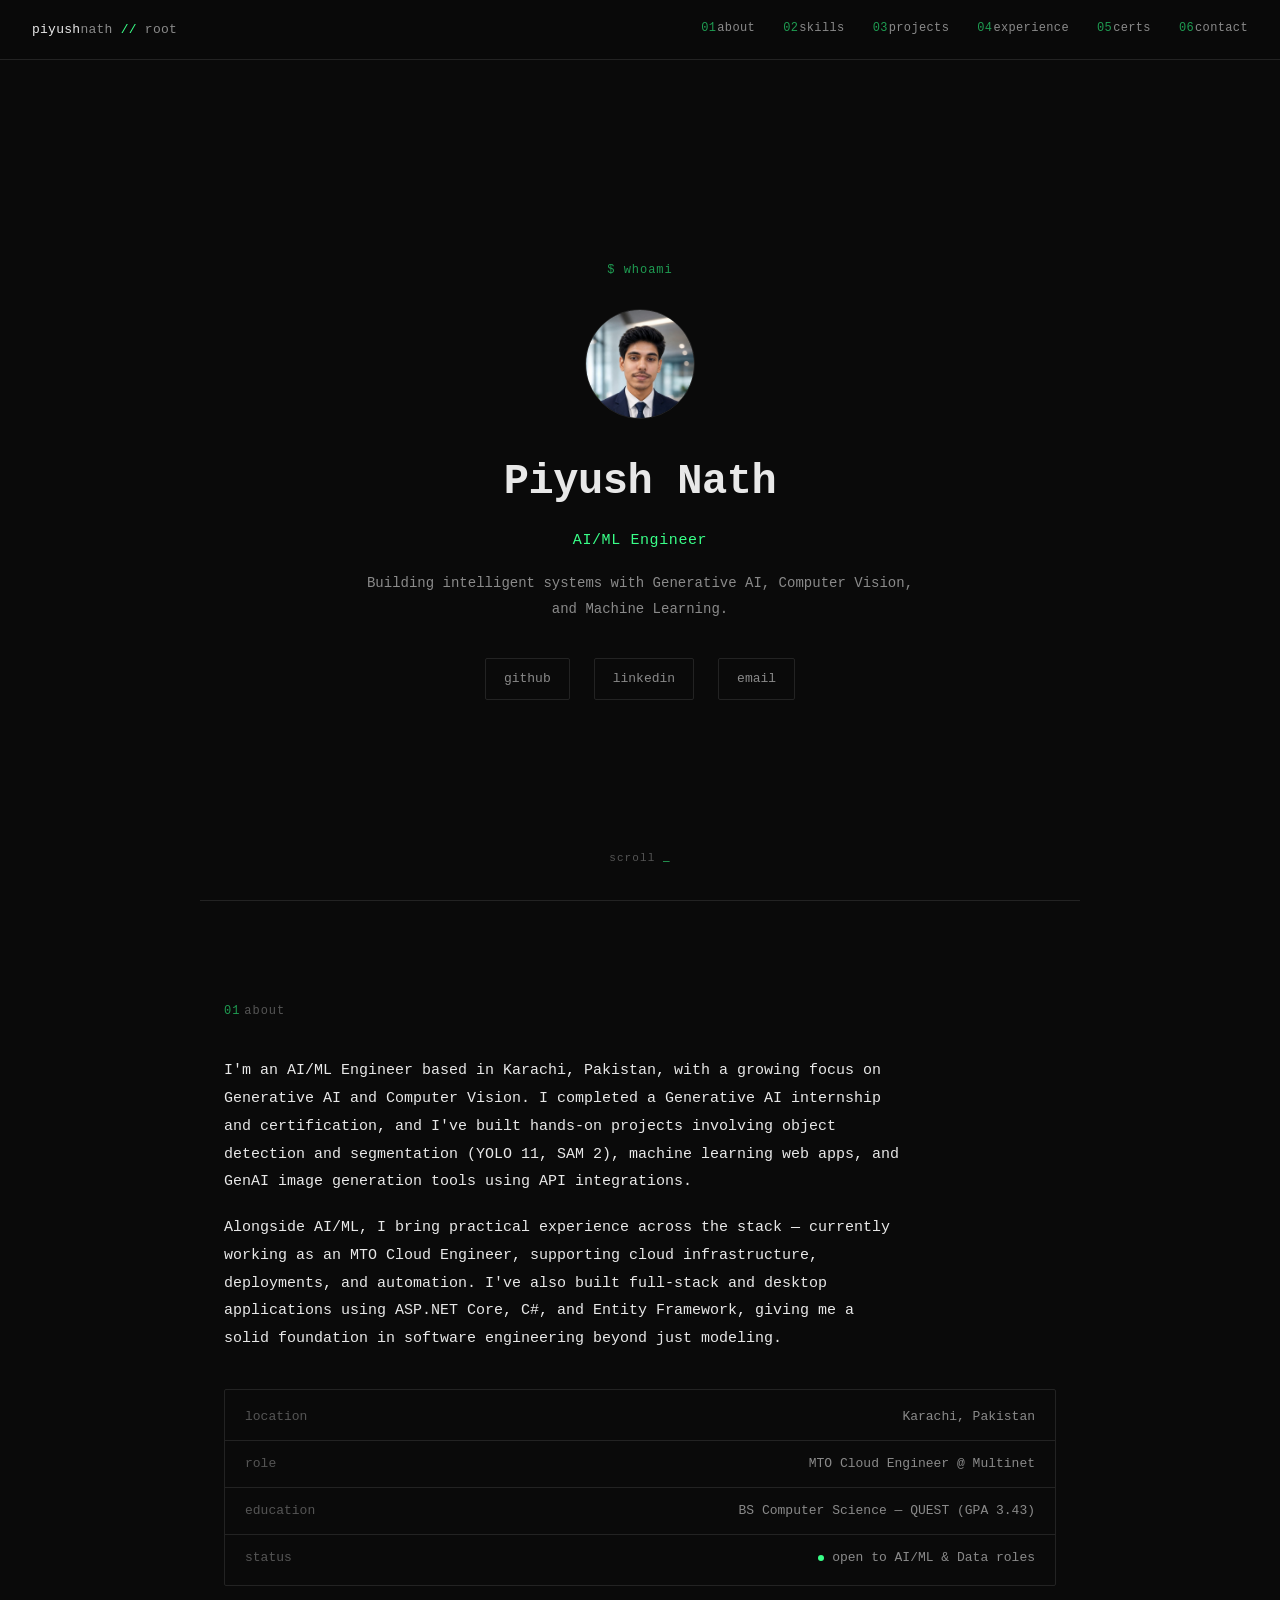
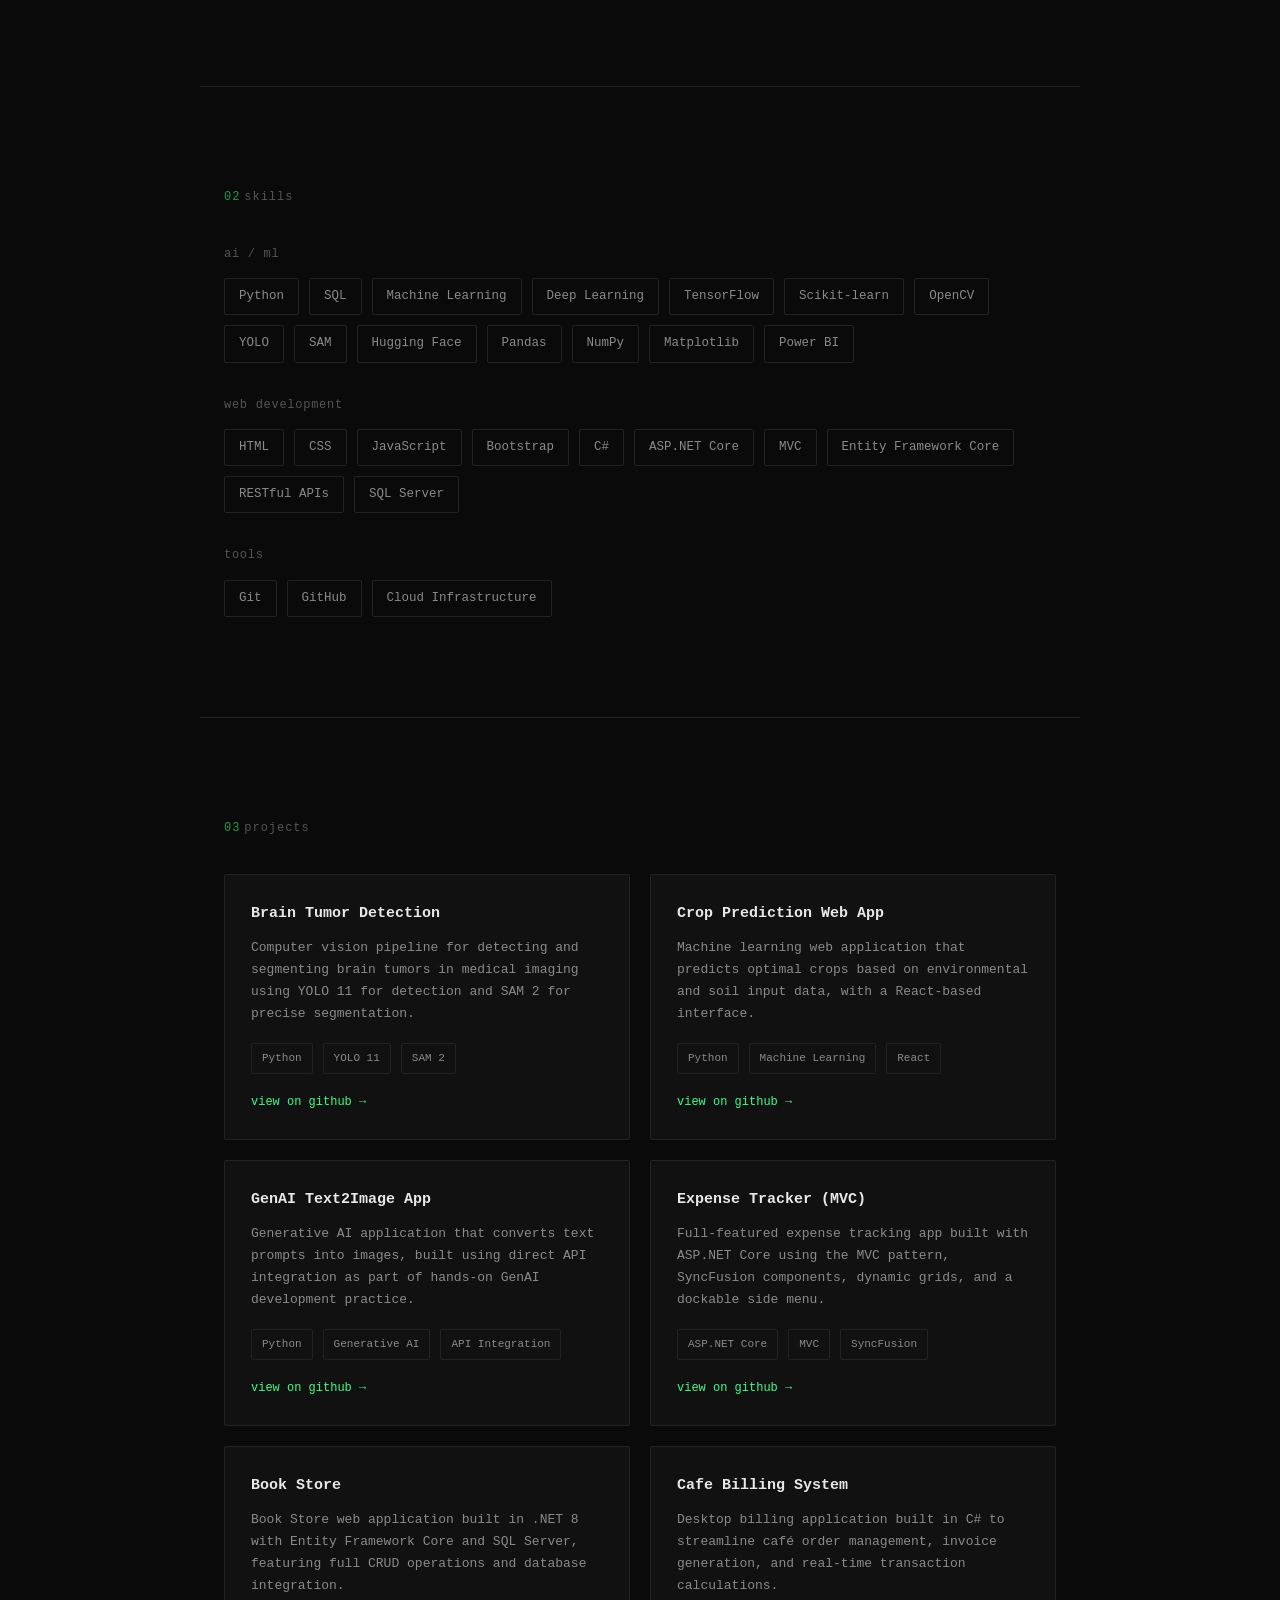
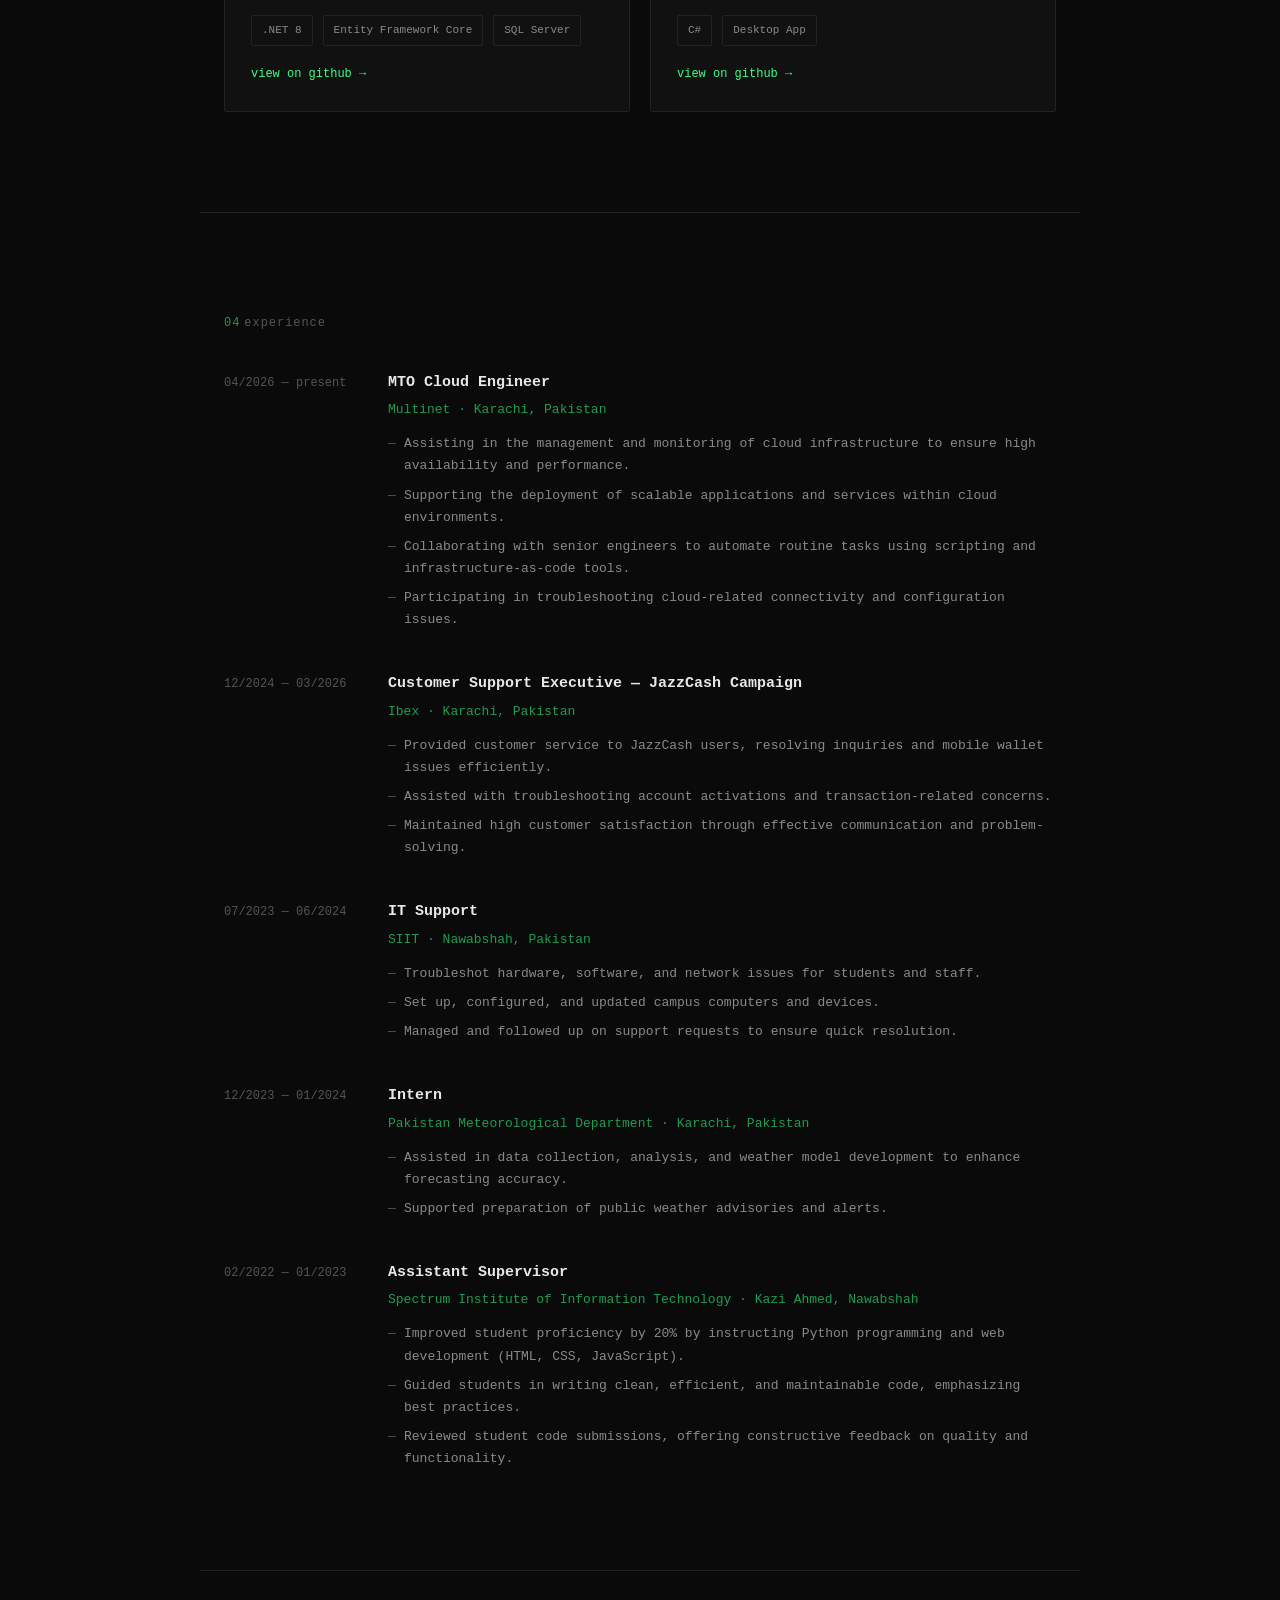
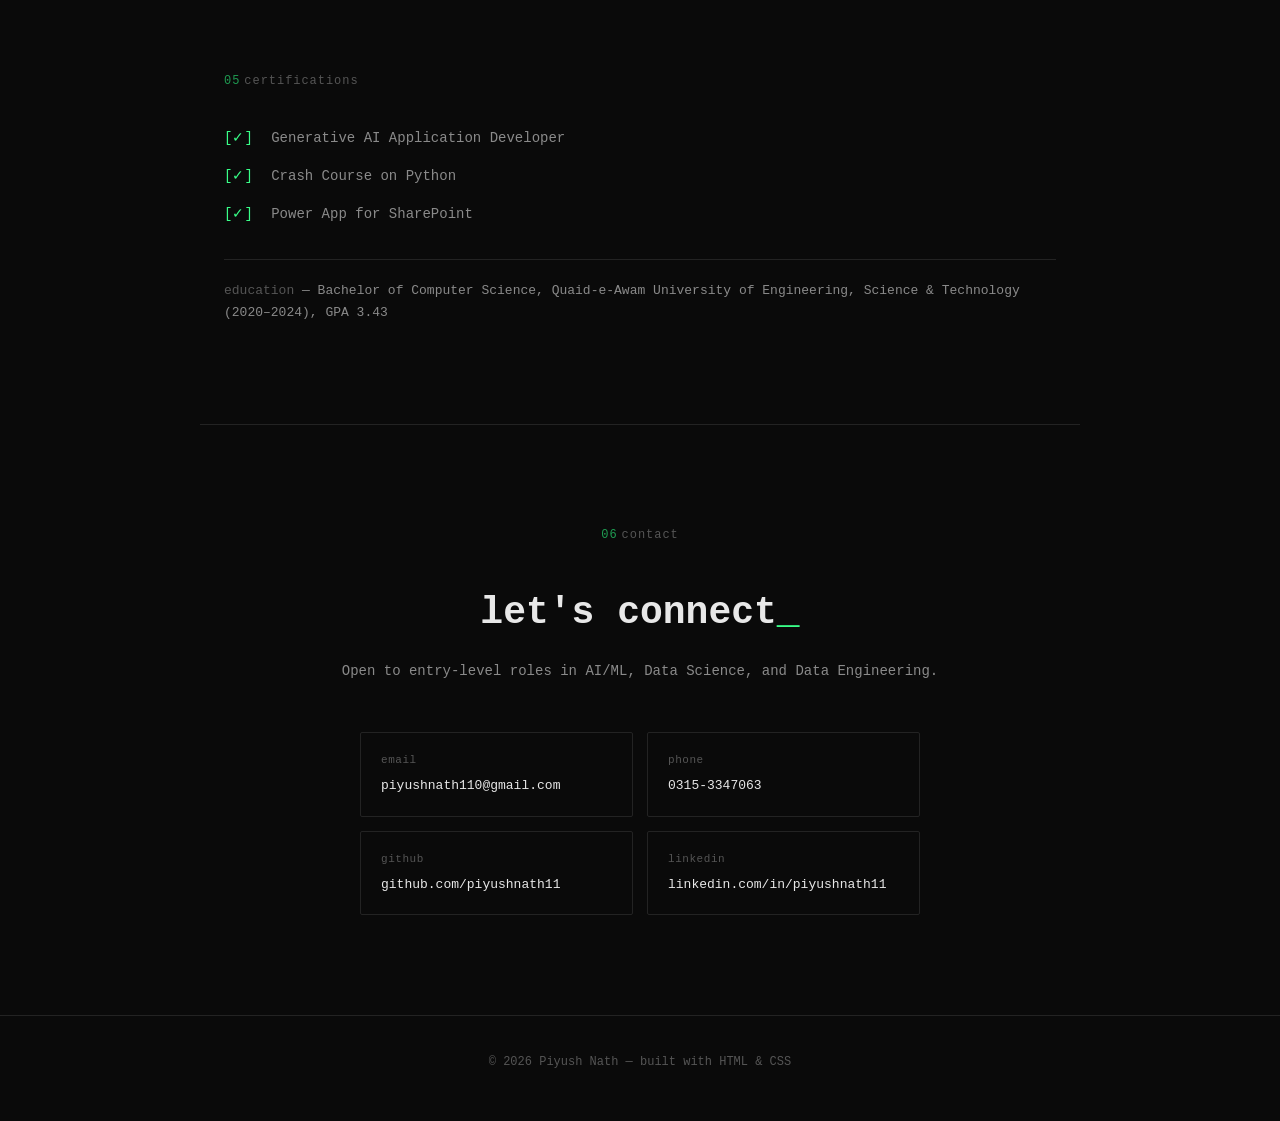
<file: index (1).html>
<!DOCTYPE html>
<html lang="en">
<head>
<meta charset="UTF-8">
<meta name="viewport" content="width=device-width, initial-scale=1.0">
<title>Piyush Nath — AI/ML Engineer</title>
<meta name="description" content="Portfolio of Piyush Nath, AI/ML Engineer specializing in Generative AI, Computer Vision, and Machine Learning.">
<style>
/* ==========================================================
   PIYUSH NATH — PORTFOLIO STYLESHEET
   Dark, minimal, developer/terminal aesthetic
   ========================================================== */

:root {
  --bg: #0a0a0a;
  --bg-raised: #111111;
  --border: #232323;
  --text: #e8e8e8;
  --text-dim: #8a8a8a;
  --text-faint: #555555;
  --accent: #39ff88;       /* terminal green — change to taste */
  --accent-dim: #1f9c52;
  --radius: 2px;
  --font-mono: 'JetBrains Mono', 'Fira Code', 'SFMono-Regular', Consolas, 'Liberation Mono', Menlo, monospace;
  --max-width: 880px;
}

* { margin: 0; padding: 0; box-sizing: border-box; }

html { scroll-behavior: smooth; }

@media (prefers-reduced-motion: reduce) {
  html { scroll-behavior: auto; }
  *, *::before, *::after { animation-duration: 0.01ms !important; transition-duration: 0.01ms !important; }
}

body {
  background: var(--bg);
  color: var(--text);
  font-family: var(--font-mono);
  font-size: 15px;
  line-height: 1.7;
  -webkit-font-smoothing: antialiased;
}

a {
  color: inherit;
  text-decoration: none;
}

::selection {
  background: var(--accent);
  color: var(--bg);
}

:focus-visible {
  outline: 1px solid var(--accent);
  outline-offset: 3px;
}

.blink {
  color: var(--accent);
  animation: blink 1.1s steps(2, start) infinite;
}
@keyframes blink {
  to { visibility: hidden; }
}

/* ===================== NAV ===================== */

.nav {
  position: fixed;
  top: 0;
  left: 0;
  right: 0;
  z-index: 100;
  display: flex;
  align-items: center;
  justify-content: space-between;
  padding: 18px 32px;
  background: rgba(10, 10, 10, 0.85);
  backdrop-filter: blur(8px);
  border-bottom: 1px solid var(--border);
}

.logo {
  font-size: 13px;
  letter-spacing: 0.02em;
  color: var(--text-dim);
  white-space: nowrap;
}
.logo-accent { color: var(--text); }
.logo-slash { color: var(--accent); }

.nav-links {
  display: flex;
  gap: 28px;
}

.nav-links a {
  font-size: 12px;
  color: var(--text-dim);
  letter-spacing: 0.03em;
  position: relative;
  padding-bottom: 3px;
  transition: color 0.2s ease;
}

.nav-links a .num {
  color: var(--accent-dim);
  margin-right: 1px;
}

.nav-links a::after {
  content: '';
  position: absolute;
  left: 0;
  bottom: 0;
  width: 0;
  height: 1px;
  background: var(--accent);
  transition: width 0.25s ease;
}

.nav-links a:hover {
  color: var(--text);
}
.nav-links a:hover::after {
  width: 100%;
}

.nav-toggle {
  display: none;
  flex-direction: column;
  justify-content: center;
  gap: 5px;
  width: 28px;
  height: 28px;
  background: none;
  border: none;
  cursor: pointer;
}
.nav-toggle span {
  display: block;
  height: 1px;
  background: var(--text);
  transition: transform 0.25s ease, opacity 0.25s ease;
}
.nav-toggle.open span:nth-child(1) { transform: translateY(6px) rotate(45deg); }
.nav-toggle.open span:nth-child(2) { opacity: 0; }
.nav-toggle.open span:nth-child(3) { transform: translateY(-6px) rotate(-45deg); }

/* ===================== HERO ===================== */

.hero {
  min-height: 100vh;
  display: flex;
  flex-direction: column;
  align-items: center;
  justify-content: center;
  text-align: center;
  padding: 120px 24px 60px;
  position: relative;
}

.hero-inner {
  max-width: 560px;
}

.hero-eyebrow {
  font-size: 12px;
  color: var(--accent-dim);
  letter-spacing: 0.08em;
  margin-bottom: 28px;
}

.avatar {
  width: 110px;
  height: 110px;
  margin: 0 auto 28px;
  border: 1px solid var(--border);
  border-radius: 50%;
  display: block;
  object-fit: cover;
  object-position: center top;
  transition: border-color 0.3s ease;
}

.avatar:hover {
  border-color: var(--accent-dim);
}

.hero-name {
  font-size: clamp(28px, 5vw, 42px);
  font-weight: 600;
  letter-spacing: -0.01em;
  margin-bottom: 10px;
}

.hero-title {
  font-size: 15px;
  color: var(--accent);
  letter-spacing: 0.04em;
  margin-bottom: 18px;
}

.hero-tagline {
  font-size: 14px;
  color: var(--text-dim);
  line-height: 1.8;
  margin-bottom: 36px;
}

.hero-links {
  display: flex;
  justify-content: center;
  gap: 24px;
}

.hero-link {
  font-size: 13px;
  color: var(--text-dim);
  border: 1px solid var(--border);
  padding: 9px 18px;
  border-radius: var(--radius);
  transition: border-color 0.2s ease, color 0.2s ease, transform 0.2s ease;
}

.hero-link:hover {
  border-color: var(--accent);
  color: var(--accent);
  transform: translateY(-2px);
}

.hero-scroll {
  position: absolute;
  bottom: 32px;
  font-size: 11px;
  color: var(--text-faint);
  letter-spacing: 0.1em;
}

/* ===================== SECTIONS ===================== */

.section {
  max-width: var(--max-width);
  margin: 0 auto;
  padding: 100px 24px;
  border-top: 1px solid var(--border);
}

.section-eyebrow {
  font-size: 12px;
  color: var(--text-faint);
  letter-spacing: 0.08em;
  margin-bottom: 36px;
}

.section-eyebrow .num {
  color: var(--accent-dim);
  margin-right: 4px;
}

.section-body { max-width: 100%; }

/* ===================== ABOUT ===================== */

.about-text {
  font-size: 15px;
  color: var(--text);
  line-height: 1.85;
  max-width: 680px;
  margin-bottom: 18px;
}

.about-meta {
  margin-top: 36px;
  border: 1px solid var(--border);
  border-radius: var(--radius);
  padding: 4px 0;
}

.meta-row {
  display: flex;
  justify-content: space-between;
  gap: 20px;
  padding: 12px 20px;
  border-bottom: 1px solid var(--border);
  font-size: 13px;
}
.meta-row:last-child { border-bottom: none; }

.meta-key {
  color: var(--text-faint);
}

.meta-val {
  color: var(--text-dim);
  text-align: right;
  display: flex;
  align-items: center;
  gap: 8px;
}

.dot {
  width: 6px;
  height: 6px;
  background: var(--accent);
  border-radius: 50%;
  display: inline-block;
  flex-shrink: 0;
}

/* ===================== SKILLS ===================== */

.skill-group {
  margin-bottom: 32px;
}
.skill-group:last-child { margin-bottom: 0; }

.skill-group-title {
  font-size: 12px;
  color: var(--text-faint);
  letter-spacing: 0.06em;
  margin-bottom: 14px;
  font-weight: 400;
}

.tags {
  display: flex;
  flex-wrap: wrap;
  gap: 10px;
}

.tag {
  font-size: 12.5px;
  color: var(--text-dim);
  border: 1px solid var(--border);
  padding: 7px 14px;
  border-radius: var(--radius);
  transition: border-color 0.2s ease, color 0.2s ease;
}

.tag:hover {
  border-color: var(--accent-dim);
  color: var(--accent);
}

.tags.small .tag {
  font-size: 11px;
  padding: 5px 10px;
}

/* ===================== PROJECTS ===================== */

.project-grid {
  display: grid;
  grid-template-columns: repeat(2, 1fr);
  gap: 20px;
}

.project-card {
  border: 1px solid var(--border);
  border-radius: var(--radius);
  padding: 26px;
  background: var(--bg-raised);
  transition: transform 0.25s ease, border-color 0.25s ease;
  display: flex;
  flex-direction: column;
}

.project-card:hover {
  transform: translateY(-4px);
  border-color: var(--accent-dim);
}

.project-title {
  font-size: 15px;
  font-weight: 600;
  margin-bottom: 10px;
  color: var(--text);
}

.project-desc {
  font-size: 13px;
  color: var(--text-dim);
  line-height: 1.7;
  margin-bottom: 18px;
  flex-grow: 1;
}

.project-card .tags {
  margin-bottom: 18px;
}

.project-link {
  font-size: 12px;
  color: var(--accent);
  align-self: flex-start;
  border-bottom: 1px solid transparent;
  transition: border-color 0.2s ease;
}

.project-link:hover {
  border-color: var(--accent);
}

/* ===================== EXPERIENCE ===================== */

.timeline {
  display: flex;
  flex-direction: column;
  gap: 40px;
}

.timeline-item {
  display: grid;
  grid-template-columns: 140px 1fr;
  gap: 24px;
}

.timeline-dates {
  font-size: 12px;
  color: var(--text-faint);
  padding-top: 3px;
  white-space: nowrap;
}

.timeline-role {
  font-size: 15px;
  font-weight: 600;
  color: var(--text);
  margin-bottom: 4px;
}

.timeline-company {
  font-size: 13px;
  color: var(--accent-dim);
  margin-bottom: 12px;
}

.timeline-list {
  list-style: none;
  display: flex;
  flex-direction: column;
  gap: 7px;
}

.timeline-list li {
  font-size: 13px;
  color: var(--text-dim);
  line-height: 1.7;
  padding-left: 16px;
  position: relative;
}

.timeline-list li::before {
  content: '—';
  position: absolute;
  left: 0;
  color: var(--text-faint);
}

/* ===================== CERTIFICATIONS ===================== */

.cert-list {
  display: flex;
  flex-direction: column;
  gap: 14px;
  margin-bottom: 32px;
}

.cert-item {
  font-size: 14px;
  color: var(--text-dim);
}

.cert-bracket {
  color: var(--accent);
  margin-right: 10px;
}

.edu-line {
  font-size: 13px;
  color: var(--text-dim);
  padding-top: 20px;
  border-top: 1px solid var(--border);
}

/* ===================== CONTACT ===================== */

.section-contact {
  text-align: center;
}

.contact-heading {
  font-size: clamp(28px, 5vw, 38px);
  font-weight: 600;
  margin-bottom: 14px;
}

.contact-sub {
  font-size: 14px;
  color: var(--text-dim);
  margin-bottom: 48px;
}

.contact-grid {
  display: grid;
  grid-template-columns: repeat(2, 1fr);
  gap: 14px;
  max-width: 560px;
  margin: 0 auto;
}

.contact-item {
  display: flex;
  flex-direction: column;
  gap: 6px;
  border: 1px solid var(--border);
  border-radius: var(--radius);
  padding: 18px 20px;
  text-align: left;
  transition: border-color 0.2s ease, transform 0.2s ease;
}

.contact-item:hover {
  border-color: var(--accent-dim);
  transform: translateY(-2px);
}

.contact-label {
  font-size: 11px;
  color: var(--text-faint);
  letter-spacing: 0.05em;
}

.contact-value {
  font-size: 13px;
  color: var(--text);
  word-break: break-word;
}

/* ===================== FOOTER ===================== */

.footer {
  text-align: center;
  padding: 36px 24px 48px;
  font-size: 12px;
  color: var(--text-faint);
  border-top: 1px solid var(--border);
}

/* ===================== RESPONSIVE ===================== */

@media (max-width: 720px) {
  .nav-links {
    position: fixed;
    top: 60px;
    left: 0;
    right: 0;
    flex-direction: column;
    background: var(--bg);
    border-bottom: 1px solid var(--border);
    padding: 16px 32px;
    gap: 18px;
    transform: translateY(-120%);
    opacity: 0;
    transition: transform 0.3s ease, opacity 0.3s ease;
  }
  .nav-links.open {
    transform: translateY(0);
    opacity: 1;
  }
  .nav-toggle { display: flex; }

  .project-grid { grid-template-columns: 1fr; }
  .timeline-item { grid-template-columns: 1fr; gap: 8px; }
  .contact-grid { grid-template-columns: 1fr; }
  .section { padding: 70px 20px; }
}
</style>
</head>
<body>

<!-- ============ NAV ============ -->
<header class="nav">
  <a href="#top" class="logo"><!-- NAME --><span class="logo-accent">piyush</span>nath <span class="logo-slash">//</span> root</a>
  <nav class="nav-links">
    <a href="#about"><span class="num">01</span>about</a>
    <a href="#skills"><span class="num">02</span>skills</a>
    <a href="#projects"><span class="num">03</span>projects</a>
    <a href="#experience"><span class="num">04</span>experience</a>
    <a href="#certifications"><span class="num">05</span>certs</a>
    <a href="#contact"><span class="num">06</span>contact</a>
  </nav>
  <button class="nav-toggle" id="navToggle" aria-label="Toggle menu">
    <span></span><span></span><span></span>
  </button>
</header>

<!-- ============ HERO ============ -->
<section id="top" class="hero">
  <div class="hero-inner">
    <p class="hero-eyebrow">$ whoami</p>
    <img class="avatar" src="[data-uri]" alt="Piyush Nath">
    <h1 class="hero-name"><!-- NAME -->Piyush Nath</h1>
    <p class="hero-title"><!-- TITLE -->AI/ML Engineer</p>
    <p class="hero-tagline"><!-- TAGLINE -->Building intelligent systems with Generative AI, Computer Vision, and Machine Learning.</p>
    <div class="hero-links">
      <a href="https://github.com/piyushnath11" target="_blank" rel="noopener" class="hero-link">github</a>
      <a href="https://www.linkedin.com/in/piyushnath11/" target="_blank" rel="noopener" class="hero-link">linkedin</a>
      <a href="mailto:piyushnath110@gmail.com" class="hero-link">email</a>
    </div>
  </div>
  <div class="hero-scroll">scroll <span class="blink">_</span></div>
</section>

<!-- ============ ABOUT ============ -->
<section id="about" class="section">
  <p class="section-eyebrow"><span class="num">01</span>about</p>
  <div class="section-body">
    <p class="about-text">
      <!-- BIO -->
      I'm an AI/ML Engineer based in Karachi, Pakistan, with a growing focus on Generative AI and Computer Vision.
      I completed a Generative AI internship and certification, and I've built hands-on projects involving object
      detection and segmentation (YOLO 11, SAM 2), machine learning web apps, and GenAI image generation tools
      using API integrations.
    </p>
    <p class="about-text">
      Alongside AI/ML, I bring practical experience across the stack — currently working as an MTO Cloud Engineer,
      supporting cloud infrastructure, deployments, and automation. I've also built full-stack and desktop applications
      using ASP.NET Core, C#, and Entity Framework, giving me a solid foundation in software engineering beyond just modeling.
    </p>
    <div class="about-meta">
      <div class="meta-row"><span class="meta-key">location</span><span class="meta-val">Karachi, Pakistan</span></div>
      <div class="meta-row"><span class="meta-key">role</span><span class="meta-val">MTO Cloud Engineer @ Multinet</span></div>
      <div class="meta-row"><span class="meta-key">education</span><span class="meta-val">BS Computer Science — QUEST (GPA 3.43)</span></div>
      <div class="meta-row"><span class="meta-key">status</span><span class="meta-val"><span class="dot"></span>open to AI/ML & Data roles</span></div>
    </div>
  </div>
</section>

<!-- ============ SKILLS ============ -->
<section id="skills" class="section">
  <p class="section-eyebrow"><span class="num">02</span>skills</p>
  <div class="section-body">

    <div class="skill-group">
      <h3 class="skill-group-title">ai / ml</h3>
      <div class="tags">
        <span class="tag">Python</span>
        <span class="tag">SQL</span>
        <span class="tag">Machine Learning</span>
        <span class="tag">Deep Learning</span>
        <span class="tag">TensorFlow</span>
        <span class="tag">Scikit-learn</span>
        <span class="tag">OpenCV</span>
        <span class="tag">YOLO</span>
        <span class="tag">SAM</span>
        <span class="tag">Hugging Face</span>
        <span class="tag">Pandas</span>
        <span class="tag">NumPy</span>
        <span class="tag">Matplotlib</span>
        <span class="tag">Power BI</span>
      </div>
    </div>

    <div class="skill-group">
      <h3 class="skill-group-title">web development</h3>
      <div class="tags">
        <span class="tag">HTML</span>
        <span class="tag">CSS</span>
        <span class="tag">JavaScript</span>
        <span class="tag">Bootstrap</span>
        <span class="tag">C#</span>
        <span class="tag">ASP.NET Core</span>
        <span class="tag">MVC</span>
        <span class="tag">Entity Framework Core</span>
        <span class="tag">RESTful APIs</span>
        <span class="tag">SQL Server</span>
      </div>
    </div>

    <div class="skill-group">
      <h3 class="skill-group-title">tools</h3>
      <div class="tags">
        <span class="tag">Git</span>
        <span class="tag">GitHub</span>
        <span class="tag">Cloud Infrastructure</span>
      </div>
    </div>

  </div>
</section>

<!-- ============ PROJECTS ============ -->
<section id="projects" class="section">
  <p class="section-eyebrow"><span class="num">03</span>projects</p>
  <div class="section-body">
    <div class="project-grid">

      <article class="project-card">
        <h3 class="project-title">Brain Tumor Detection</h3>
        <p class="project-desc">Computer vision pipeline for detecting and segmenting brain tumors in medical imaging using YOLO 11 for detection and SAM 2 for precise segmentation.</p>
        <div class="tags small">
          <span class="tag">Python</span>
          <span class="tag">YOLO 11</span>
          <span class="tag">SAM 2</span>
        </div>
        <a href="https://github.com/piyushnath11" target="_blank" rel="noopener" class="project-link">view on github →</a>
      </article>

      <article class="project-card">
        <h3 class="project-title">Crop Prediction Web App</h3>
        <p class="project-desc">Machine learning web application that predicts optimal crops based on environmental and soil input data, with a React-based interface.</p>
        <div class="tags small">
          <span class="tag">Python</span>
          <span class="tag">Machine Learning</span>
          <span class="tag">React</span>
        </div>
        <a href="https://github.com/piyushnath11" target="_blank" rel="noopener" class="project-link">view on github →</a>
      </article>

      <article class="project-card">
        <h3 class="project-title">GenAI Text2Image App</h3>
        <p class="project-desc">Generative AI application that converts text prompts into images, built using direct API integration as part of hands-on GenAI development practice.</p>
        <div class="tags small">
          <span class="tag">Python</span>
          <span class="tag">Generative AI</span>
          <span class="tag">API Integration</span>
        </div>
        <a href="https://github.com/piyushnath11" target="_blank" rel="noopener" class="project-link">view on github →</a>
      </article>

      <article class="project-card">
        <h3 class="project-title">Expense Tracker (MVC)</h3>
        <p class="project-desc">Full-featured expense tracking app built with ASP.NET Core using the MVC pattern, SyncFusion components, dynamic grids, and a dockable side menu.</p>
        <div class="tags small">
          <span class="tag">ASP.NET Core</span>
          <span class="tag">MVC</span>
          <span class="tag">SyncFusion</span>
        </div>
        <a href="https://github.com/piyushnath11/ExpenseTracker" target="_blank" rel="noopener" class="project-link">view on github →</a>
      </article>

      <article class="project-card">
        <h3 class="project-title">Book Store</h3>
        <p class="project-desc">Book Store web application built in .NET 8 with Entity Framework Core and SQL Server, featuring full CRUD operations and database integration.</p>
        <div class="tags small">
          <span class="tag">.NET 8</span>
          <span class="tag">Entity Framework Core</span>
          <span class="tag">SQL Server</span>
        </div>
        <a href="https://github.com/piyushnath11/Book_Store" target="_blank" rel="noopener" class="project-link">view on github →</a>
      </article>

      <article class="project-card">
        <h3 class="project-title">Cafe Billing System</h3>
        <p class="project-desc">Desktop billing application built in C# to streamline café order management, invoice generation, and real-time transaction calculations.</p>
        <div class="tags small">
          <span class="tag">C#</span>
          <span class="tag">Desktop App</span>
        </div>
        <a href="https://github.com/piyushnath11/CafeBillingSystem" target="_blank" rel="noopener" class="project-link">view on github →</a>
      </article>

    </div>
  </div>
</section>

<!-- ============ EXPERIENCE ============ -->
<section id="experience" class="section">
  <p class="section-eyebrow"><span class="num">04</span>experience</p>
  <div class="section-body">
    <div class="timeline">

      <div class="timeline-item">
        <div class="timeline-dates">04/2026 — present</div>
        <div class="timeline-content">
          <h3 class="timeline-role">MTO Cloud Engineer</h3>
          <p class="timeline-company">Multinet · Karachi, Pakistan</p>
          <ul class="timeline-list">
            <li>Assisting in the management and monitoring of cloud infrastructure to ensure high availability and performance.</li>
            <li>Supporting the deployment of scalable applications and services within cloud environments.</li>
            <li>Collaborating with senior engineers to automate routine tasks using scripting and infrastructure-as-code tools.</li>
            <li>Participating in troubleshooting cloud-related connectivity and configuration issues.</li>
          </ul>
        </div>
      </div>

      <div class="timeline-item">
        <div class="timeline-dates">12/2024 — 03/2026</div>
        <div class="timeline-content">
          <h3 class="timeline-role">Customer Support Executive — JazzCash Campaign</h3>
          <p class="timeline-company">Ibex · Karachi, Pakistan</p>
          <ul class="timeline-list">
            <li>Provided customer service to JazzCash users, resolving inquiries and mobile wallet issues efficiently.</li>
            <li>Assisted with troubleshooting account activations and transaction-related concerns.</li>
            <li>Maintained high customer satisfaction through effective communication and problem-solving.</li>
          </ul>
        </div>
      </div>

      <div class="timeline-item">
        <div class="timeline-dates">07/2023 — 06/2024</div>
        <div class="timeline-content">
          <h3 class="timeline-role">IT Support</h3>
          <p class="timeline-company">SIIT · Nawabshah, Pakistan</p>
          <ul class="timeline-list">
            <li>Troubleshot hardware, software, and network issues for students and staff.</li>
            <li>Set up, configured, and updated campus computers and devices.</li>
            <li>Managed and followed up on support requests to ensure quick resolution.</li>
          </ul>
        </div>
      </div>

      <div class="timeline-item">
        <div class="timeline-dates">12/2023 — 01/2024</div>
        <div class="timeline-content">
          <h3 class="timeline-role">Intern</h3>
          <p class="timeline-company">Pakistan Meteorological Department · Karachi, Pakistan</p>
          <ul class="timeline-list">
            <li>Assisted in data collection, analysis, and weather model development to enhance forecasting accuracy.</li>
            <li>Supported preparation of public weather advisories and alerts.</li>
          </ul>
        </div>
      </div>

      <div class="timeline-item">
        <div class="timeline-dates">02/2022 — 01/2023</div>
        <div class="timeline-content">
          <h3 class="timeline-role">Assistant Supervisor</h3>
          <p class="timeline-company">Spectrum Institute of Information Technology · Kazi Ahmed, Nawabshah</p>
          <ul class="timeline-list">
            <li>Improved student proficiency by 20% by instructing Python programming and web development (HTML, CSS, JavaScript).</li>
            <li>Guided students in writing clean, efficient, and maintainable code, emphasizing best practices.</li>
            <li>Reviewed student code submissions, offering constructive feedback on quality and functionality.</li>
          </ul>
        </div>
      </div>

    </div>
  </div>
</section>

<!-- ============ CERTIFICATIONS ============ -->
<section id="certifications" class="section">
  <p class="section-eyebrow"><span class="num">05</span>certifications</p>
  <div class="section-body">
    <div class="cert-list">
      <div class="cert-item">
        <span class="cert-bracket">[✓]</span> Generative AI Application Developer
      </div>
      <div class="cert-item">
        <span class="cert-bracket">[✓]</span> Crash Course on Python
      </div>
      <div class="cert-item">
        <span class="cert-bracket">[✓]</span> Power App for SharePoint
      </div>
    </div>
    <p class="edu-line">
      <span class="meta-key">education</span> — Bachelor of Computer Science, Quaid-e-Awam University of Engineering, Science & Technology (2020–2024), GPA 3.43
    </p>
  </div>
</section>

<!-- ============ CONTACT ============ -->
<section id="contact" class="section section-contact">
  <p class="section-eyebrow"><span class="num">06</span>contact</p>
  <div class="section-body">
    <h2 class="contact-heading">let's connect<span class="blink">_</span></h2>
    <p class="contact-sub">Open to entry-level roles in AI/ML, Data Science, and Data Engineering.</p>
    <div class="contact-grid">
      <a href="mailto:piyushnath110@gmail.com" class="contact-item">
        <span class="contact-label">email</span>
        <span class="contact-value">piyushnath110@gmail.com</span>
      </a>
      <a href="tel:+923153347063" class="contact-item">
        <span class="contact-label">phone</span>
        <span class="contact-value">0315-3347063</span>
      </a>
      <a href="https://github.com/piyushnath11" target="_blank" rel="noopener" class="contact-item">
        <span class="contact-label">github</span>
        <span class="contact-value">github.com/piyushnath11</span>
      </a>
      <a href="https://www.linkedin.com/in/piyushnath11/" target="_blank" rel="noopener" class="contact-item">
        <span class="contact-label">linkedin</span>
        <span class="contact-value">linkedin.com/in/piyushnath11</span>
      </a>
    </div>
  </div>
</section>

<footer class="footer">
  <p>&copy; <span id="year"></span> Piyush Nath — built with HTML & CSS</p>
</footer>

<script>
  // Mobile nav toggle
  const navToggle = document.getElementById('navToggle');
  const navLinks = document.querySelector('.nav-links');
  navToggle.addEventListener('click', () => {
    navLinks.classList.toggle('open');
    navToggle.classList.toggle('open');
  });
  document.querySelectorAll('.nav-links a').forEach(link => {
    link.addEventListener('click', () => {
      navLinks.classList.remove('open');
      navToggle.classList.remove('open');
    });
  });

  // Footer year
  document.getElementById('year').textContent = new Date().getFullYear();
</script>

</body>
</html>
</file>
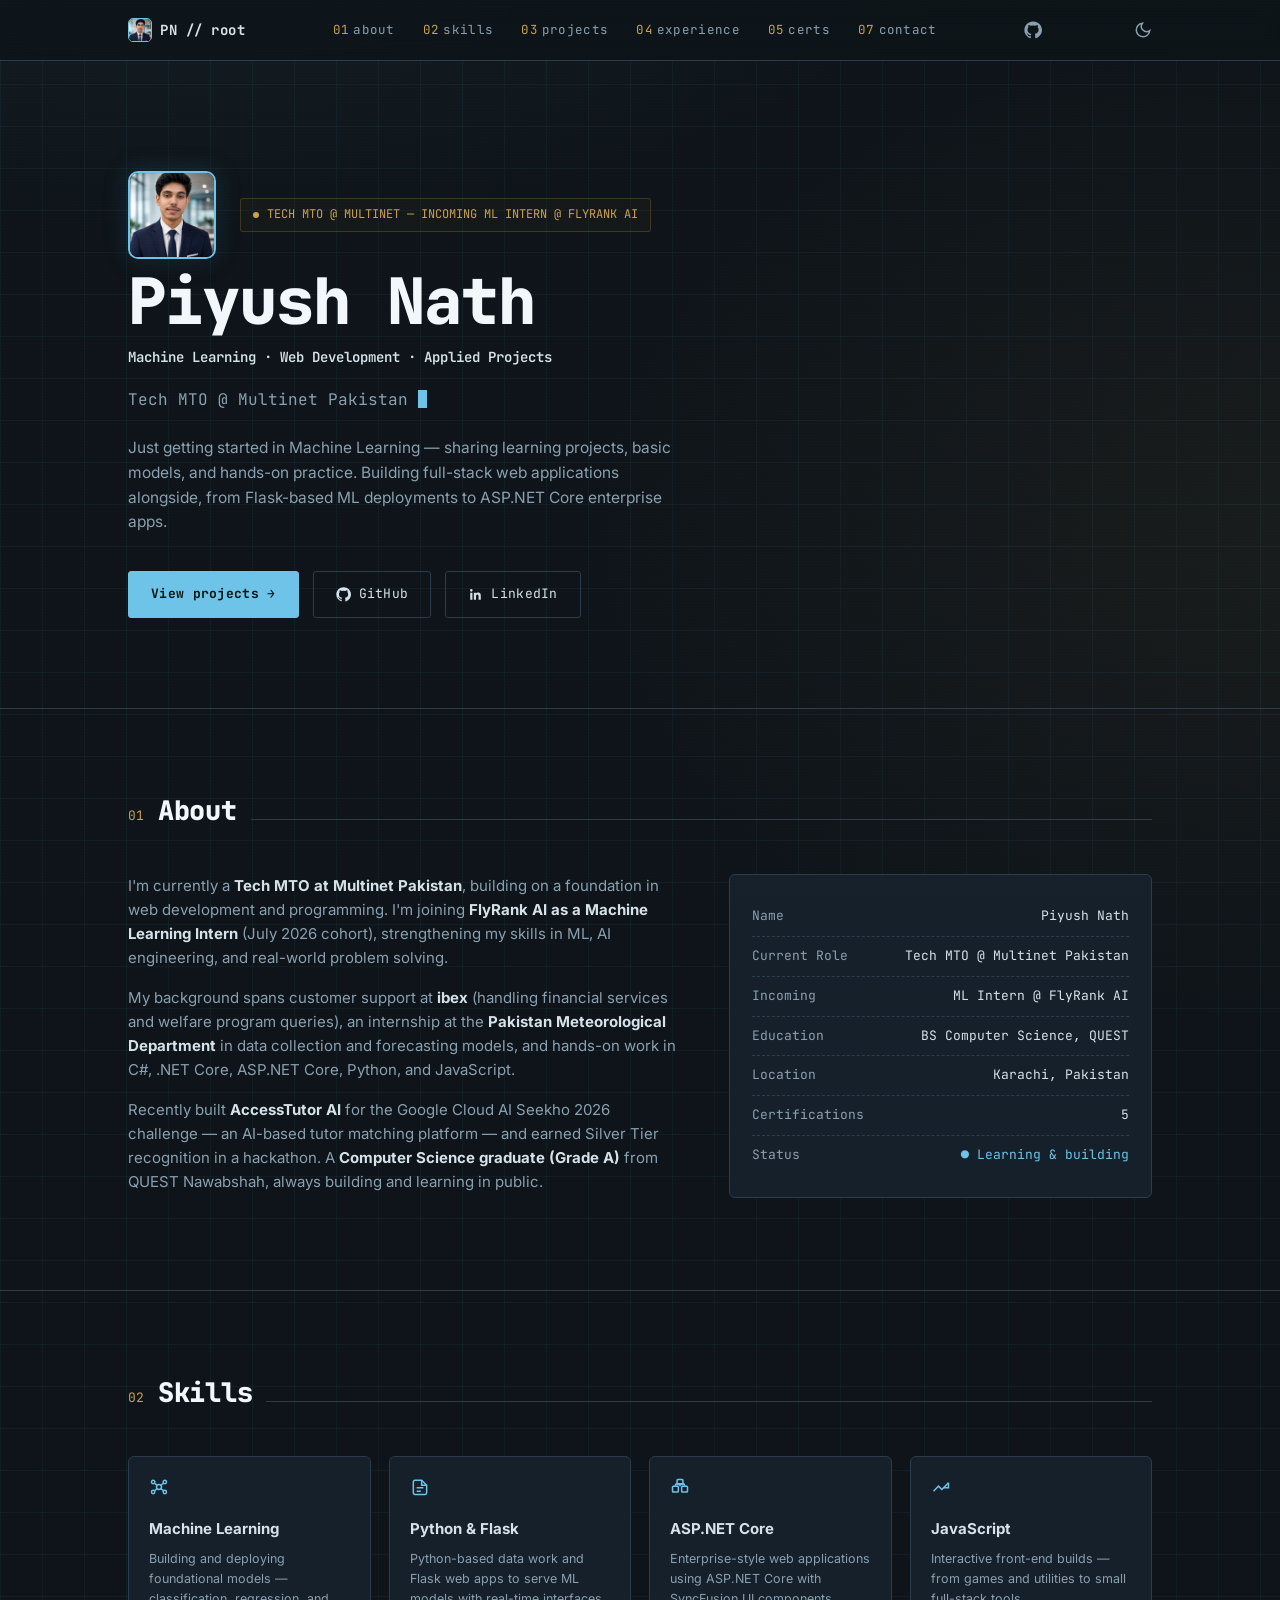
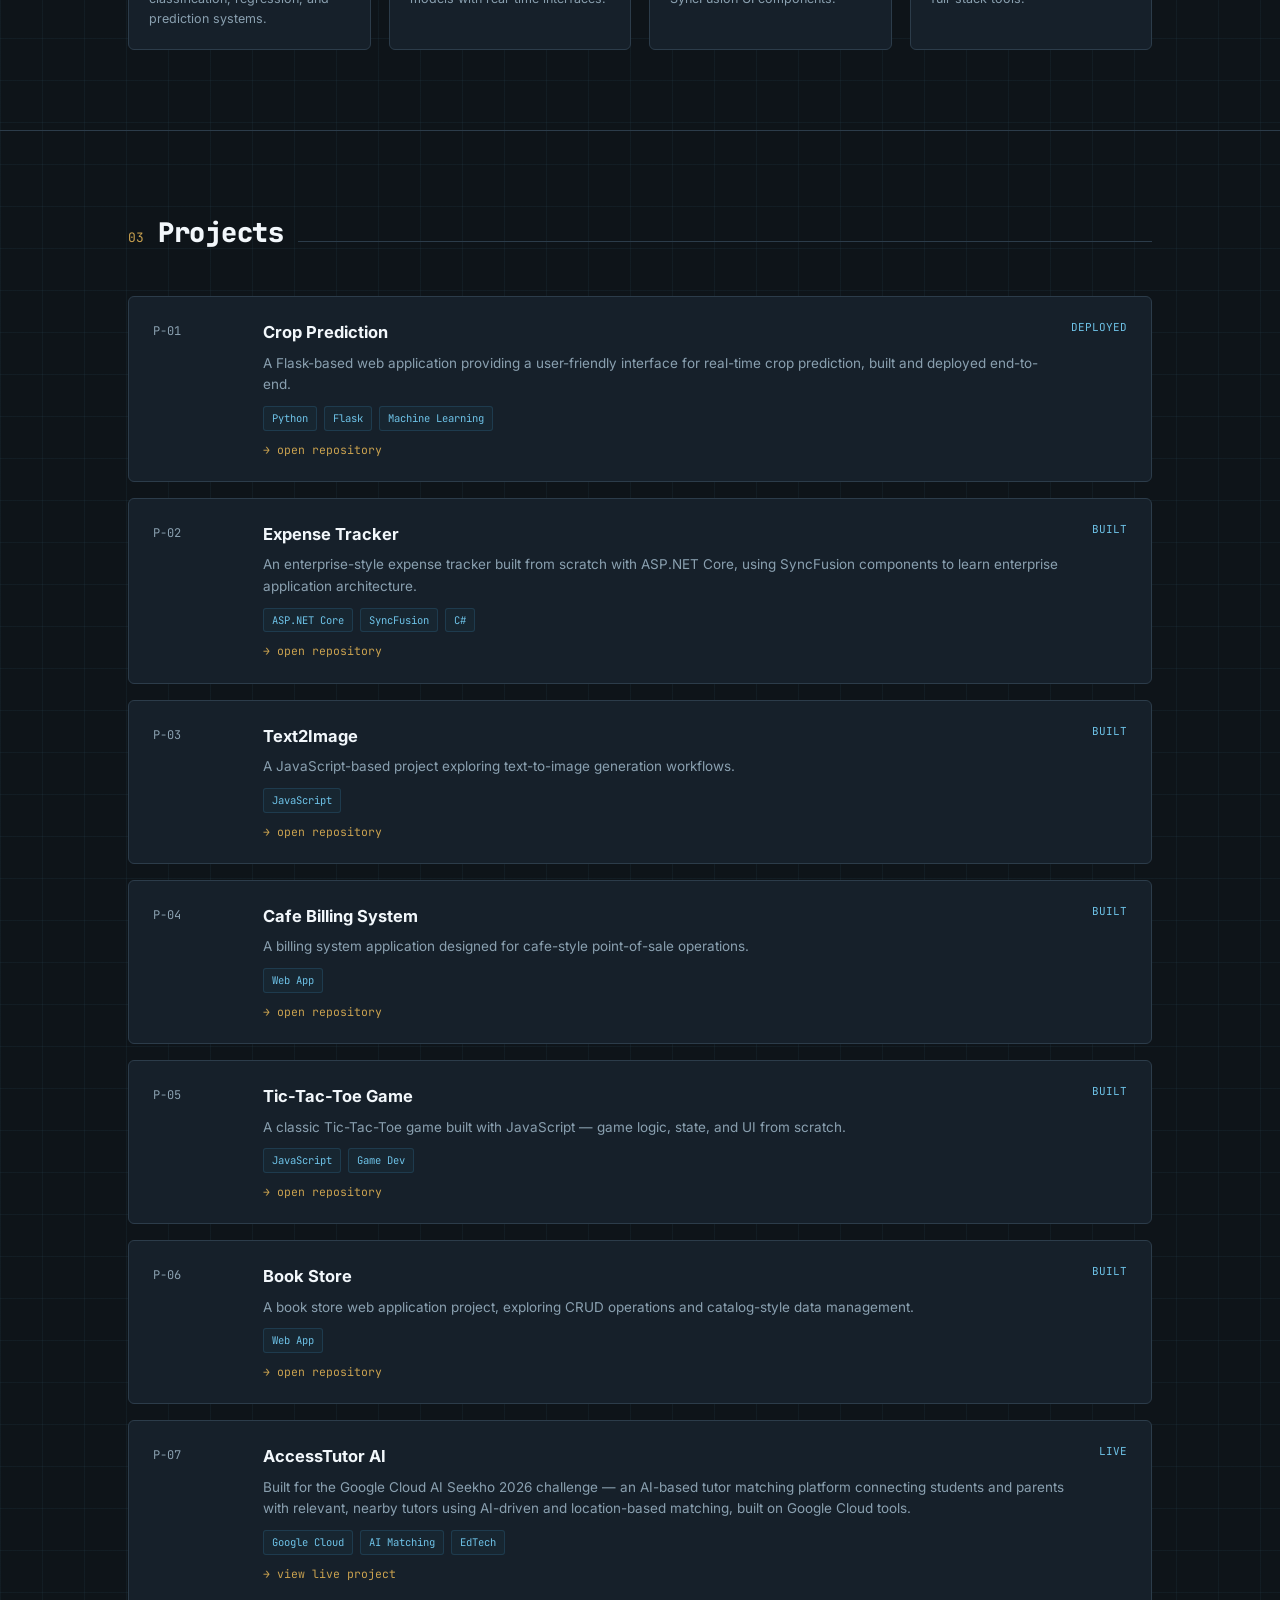
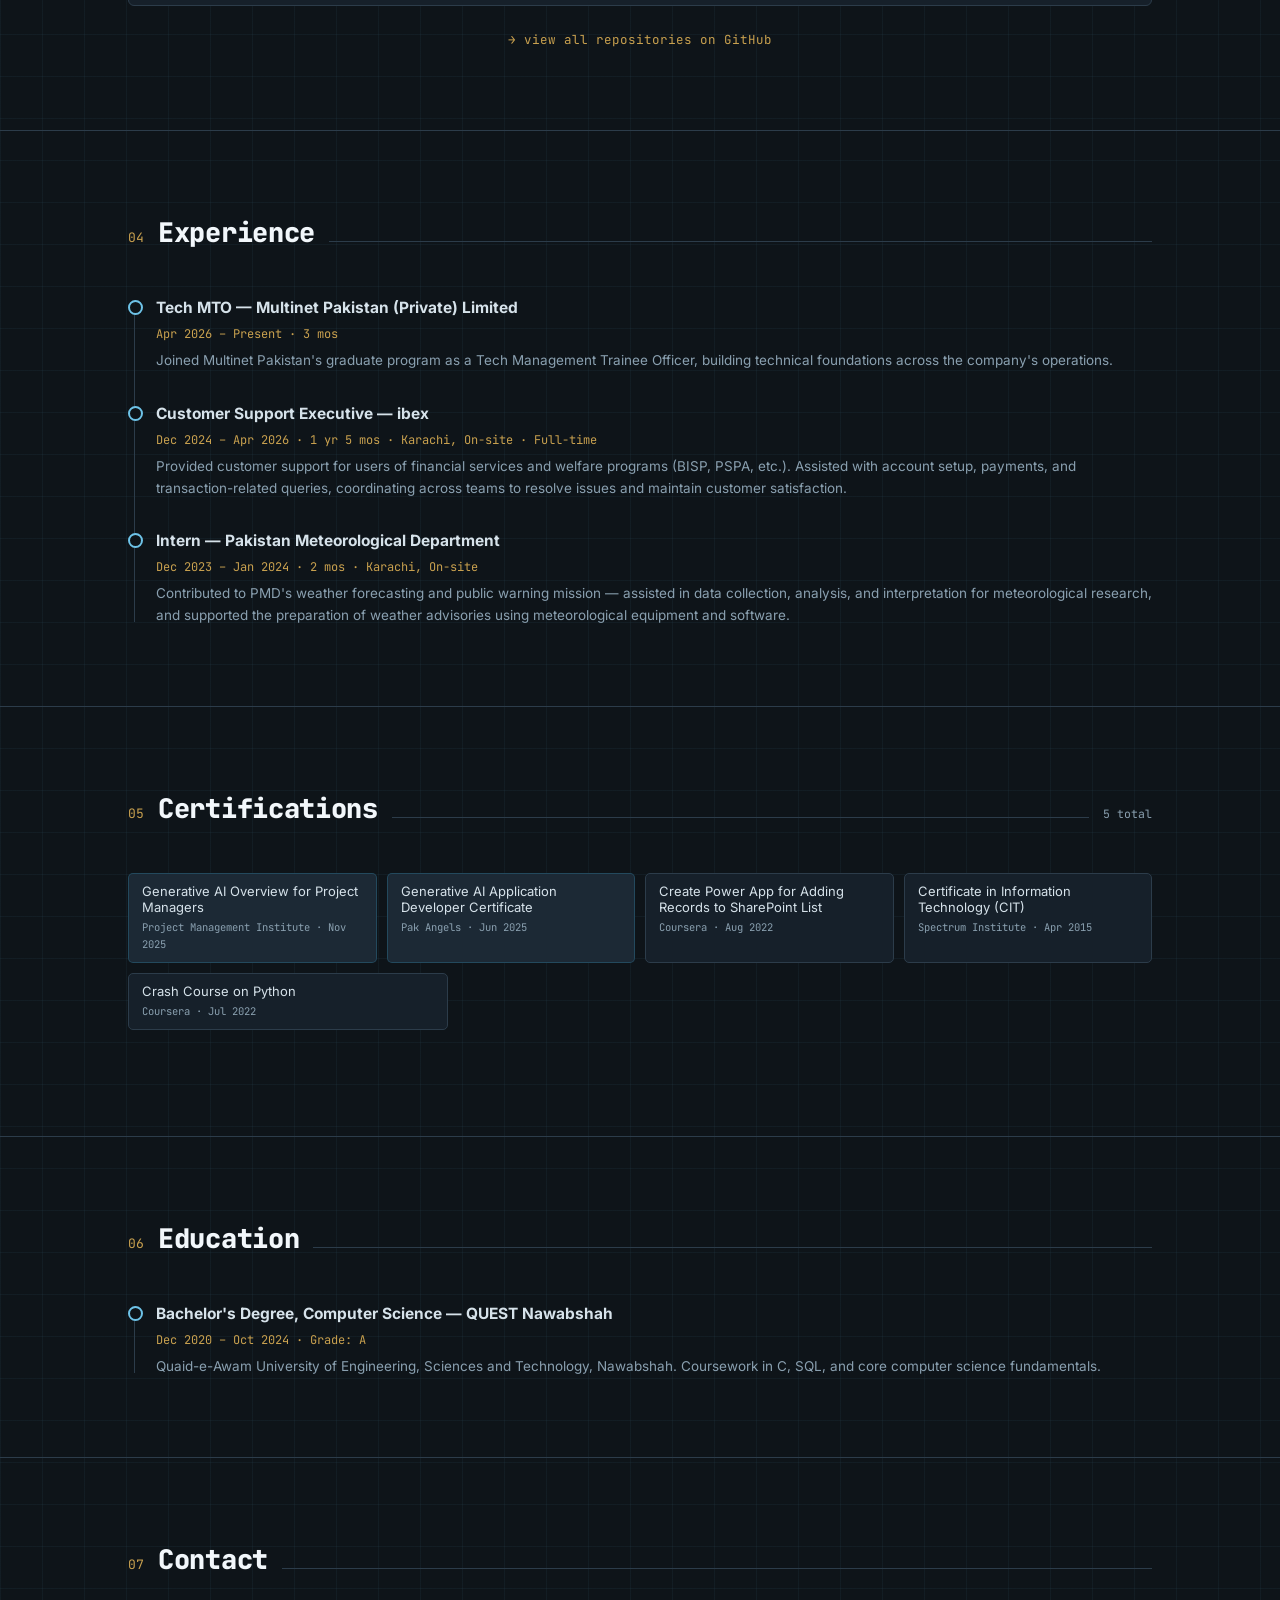
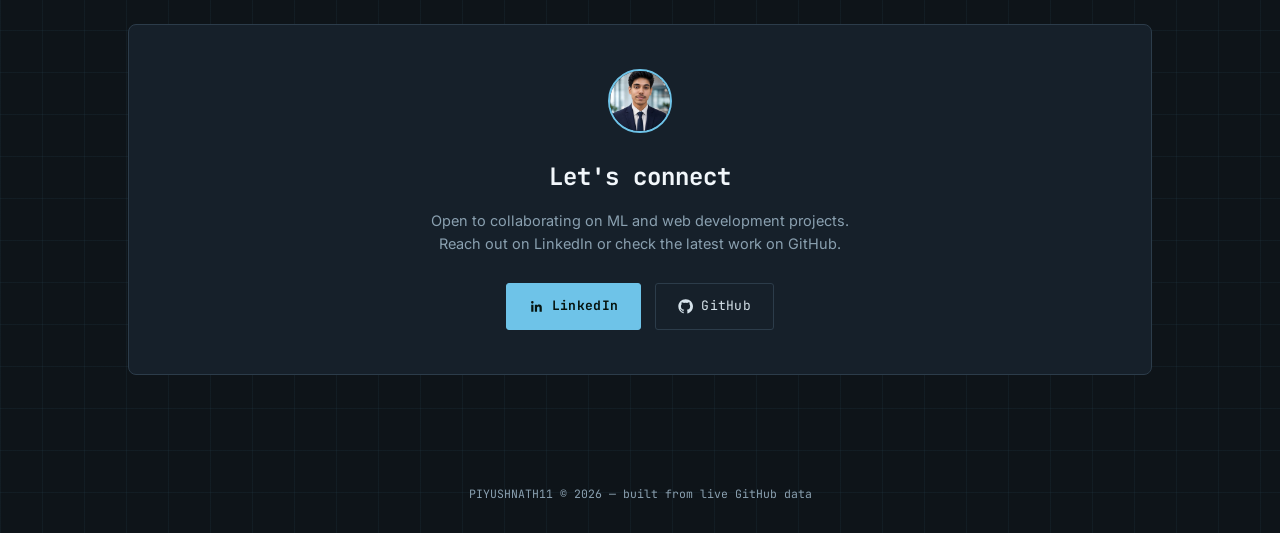
<file: piyush-portfolio.html>
<!DOCTYPE html>
<html lang="en">
<head>
<meta charset="UTF-8">
<meta name="viewport" content="width=device-width, initial-scale=1.0">
<title>Piyush Nath — Machine Learning Portfolio</title>
<link rel="preconnect" href="https://fonts.googleapis.com">
<link href="https://fonts.googleapis.com/css2?family=JetBrains+Mono:wght@400;500;700;800&family=Inter:wght@400;500;600;700&display=swap" rel="stylesheet">
<style>
  :root{
    --bg: #eef2f6;
    --panel: #ffffff;
    --panel-2: #e4eaf1;
    --border: #c9d4e0;
    --text: #1c2733;
    --muted: #5e7286;
    --amber: #8a6d2f;
    --green: #2e6f8e;
    --cyan: #2e6f8e;
    --red: #b34141;
    --name-color: #0d1620;
    --mono: 'JetBrains Mono', monospace;
    --body: 'Inter', sans-serif;
  }
  html[data-theme="dark"]{
    --bg: #0e1419;
    --panel: #16202a;
    --panel-2: #1c2935;
    --border: #2c3c4a;
    --text: #d6e2ea;
    --muted: #8aa0b0;
    --amber: #c9a14f;
    --green: #6ec3e8;
    --cyan: #6ec3e8;
    --red: #e08585;
    --name-color: #f2f7fb;
  }
  html[data-theme="dark"] body{
    background-image:
      linear-gradient(rgba(110,195,232,0.05) 1px, transparent 1px),
      linear-gradient(90deg, rgba(110,195,232,0.05) 1px, transparent 1px),
      radial-gradient(ellipse 900px 500px at 15% -5%, rgba(110,195,232,0.10), transparent),
      radial-gradient(ellipse 700px 500px at 100% 10%, rgba(201,161,79,0.06), transparent);
  }
  html[data-theme="dark"] .scanlines{
    background:repeating-linear-gradient(to bottom, rgba(255,255,255,0.012) 0px, rgba(255,255,255,0.012) 1px, transparent 1px, transparent 3px);
    mix-blend-mode:overlay;
  }
  *{margin:0;padding:0;box-sizing:border-box;}
  html{scroll-behavior:smooth;}
  body{
    background:var(--bg);
    color:var(--text);
    font-family:var(--body);
    line-height:1.6;
    overflow-x:hidden;
    transition:background-color .3s ease, color .3s ease;
    background-image:
      linear-gradient(rgba(46,111,142,0.04) 1px, transparent 1px),
      linear-gradient(90deg, rgba(46,111,142,0.04) 1px, transparent 1px),
      radial-gradient(ellipse 900px 500px at 15% -5%, rgba(46,111,142,0.06), transparent),
      radial-gradient(ellipse 700px 500px at 100% 10%, rgba(46,111,142,0.05), transparent);
    background-size: 42px 42px, 42px 42px, auto, auto;
  }
  a{color:inherit;text-decoration:none;}
  ::selection{background:var(--cyan);color:#06140f;}

  .scanlines{
    position:fixed;inset:0;pointer-events:none;z-index:50;
    background:repeating-linear-gradient(to bottom, rgba(16,40,90,0.008) 0px, rgba(16,40,90,0.008) 1px, transparent 1px, transparent 3px);
    mix-blend-mode:multiply;
  }

  .wrap{max-width:1080px;margin:0 auto;padding:0 28px;}

  nav{
    position:sticky;top:0;z-index:40;
    background:rgba(238,242,246,0.85);
    backdrop-filter:blur(10px);
    border-bottom:1px solid var(--border);
  }
  html[data-theme="dark"] nav{background:rgba(14,20,25,0.85);}
  nav .wrap{display:flex;align-items:center;justify-content:space-between;height:60px;}
  .brand{font-family:var(--mono);font-weight:700;font-size:14px;letter-spacing:.5px;color:var(--text);display:flex;align-items:center;gap:8px;}
  .navlinks{display:flex;gap:28px;font-family:var(--mono);font-size:12.5px;}
  .navlinks a{color:var(--muted);transition:color .2s;letter-spacing:.3px;}
  .navlinks a:hover{color:var(--cyan);}
  .navlinks .idx{color:var(--amber);margin-right:4px;}
  .nav-cta{display:flex;align-items:center;color:var(--muted);transition:color .2s;}
  .nav-cta:hover{color:var(--cyan);}

  header.hero{padding:110px 0 90px;position:relative;border-bottom:1px solid var(--border);}
  .eyebrow{
    font-family:var(--mono);font-size:12px;color:var(--amber);
    border:1px solid rgba(138,109,47,0.35);
    background:rgba(138,109,47,0.06);
    display:inline-flex;align-items:center;gap:8px;
    padding:6px 12px;border-radius:3px;margin-bottom:0;
  }
  .eyebrow .pip{width:6px;height:6px;background:var(--amber);border-radius:50%;}
  h1.title{
    font-family:var(--mono);font-weight:800;
    font-size:clamp(34px,6vw,64px);
    line-height:1.08;letter-spacing:-1px;
    color:var(--name-color);
  }
  h1.title .accent{color:var(--name-color);}
  .role-line{font-family:var(--mono);font-size:16px;color:var(--muted);margin-top:18px;display:flex;align-items:center;gap:10px;flex-wrap:wrap;}
  .cursor{display:inline-block;width:9px;height:18px;background:var(--cyan);animation:blink 1s steps(2) infinite;vertical-align:middle;}
  @keyframes blink{50%{opacity:0;}}
  .hero-desc{max-width:560px;color:var(--muted);font-size:15.5px;margin-top:24px;}
  .hero-actions{display:flex;gap:14px;margin-top:36px;flex-wrap:wrap;}
  .btn{font-family:var(--mono);font-size:13px;padding:12px 22px;border-radius:3px;border:1px solid var(--border);transition:all .2s;letter-spacing:.3px;}
  .btn-primary{background:var(--cyan);color:#06140f;border-color:var(--cyan);font-weight:700;}
  .btn-primary:hover{background:#1d4e63;box-shadow:0 0 18px rgba(46,111,142,.30);}
  .btn-ghost{color:var(--text);}
  .btn-ghost:hover{border-color:var(--cyan);color:var(--cyan);}
  .icon-btn{display:inline-flex;align-items:center;gap:8px;}

  section{padding:80px 0;border-bottom:1px solid var(--border);}
  .sec-head{display:flex;align-items:baseline;gap:14px;margin-bottom:42px;}
  .sec-num{font-family:var(--mono);color:var(--amber);font-size:13px;}
  .sec-title{font-family:var(--mono);font-weight:800;font-size:27px;color:var(--name-color);letter-spacing:-.3px;}
  .sec-rule{flex:1;height:1px;background:var(--border);}

  .about-grid{display:grid;grid-template-columns:1.3fr 1fr;gap:50px;align-items:start;}
  .about-text p{color:var(--muted);margin-bottom:16px;font-size:15px;}
  .about-text strong{color:var(--text);}
  .info-card{background:var(--panel);border:1px solid var(--border);border-radius:6px;padding:22px;font-family:var(--mono);font-size:13px;}
  .info-card .row{display:flex;justify-content:space-between;padding:9px 0;border-bottom:1px dashed var(--border);}
  .info-card .row:last-child{border-bottom:none;}
  .info-card .k{color:var(--muted);}
  .info-card .v{color:var(--text);text-align:right;}

  .skill-grid{display:grid;grid-template-columns:repeat(auto-fit,minmax(220px,1fr));gap:18px;}
  .skill-card{background:var(--panel);border:1px solid var(--border);border-radius:6px;padding:20px;transition:border-color .2s, transform .2s;}
  .skill-card:hover{border-color:var(--cyan);transform:translateY(-3px);}
  .skill-card .icon{margin-bottom:12px;}
  .skill-card h4{font-size:15px;margin-bottom:8px;color:var(--text);}
  .skill-card p{font-size:12.5px;color:var(--muted);}

  .case-list{display:flex;flex-direction:column;gap:16px;}
  .case{
    background:var(--panel);border:1px solid var(--border);border-radius:6px;
    padding:22px 24px;display:grid;grid-template-columns:90px 1fr auto;gap:20px;align-items:start;
    transition:border-color .2s, background .2s;position:relative;overflow:hidden;
  }
  .case::before{
    content:'';position:absolute;left:0;top:-100%;width:100%;height:3px;
    background:linear-gradient(90deg, transparent, var(--cyan), transparent);
    transition:top .6s ease;
  }
  .case:hover::before{top:100%;}
  .case:hover{border-color:rgba(46,111,142,.40);background:var(--panel-2);}
  .case .id{font-family:var(--mono);color:var(--muted);font-size:12px;padding-top:3px;}
  .case h3{font-size:16.5px;color:var(--name-color);margin-bottom:7px;}
  .case p{font-size:13.5px;color:var(--muted);margin-bottom:10px;}
  .tags{display:flex;gap:7px;flex-wrap:wrap;}
  .tag{font-family:var(--mono);font-size:10.5px;color:var(--green);border:1px solid rgba(46,111,142,.30);background:rgba(46,111,142,.08);padding:3px 8px;border-radius:3px;}
  .case .status{font-family:var(--mono);font-size:11px;white-space:nowrap;}
  .status.closed{color:var(--green);}
  .case .open-link{display:block;margin-top:10px;font-family:var(--mono);font-size:11.5px;color:var(--amber);}
  .case .open-link:hover{text-decoration:underline;}

  .cert-group{margin-bottom:26px;}
  .cert-row{display:flex;flex-wrap:wrap;gap:10px;}
  .cert-chip{
    background:var(--panel);border:1px solid var(--border);border-radius:5px;
    padding:9px 13px;display:flex;flex-direction:column;gap:3px;
    transition:border-color .2s, transform .15s;flex:1 1 220px;max-width:320px;
  }
  .cert-chip:hover{border-color:var(--cyan);transform:translateY(-2px);}
  .cert-chip.cert-highlight{border-color:rgba(46,111,142,.45);background:var(--panel-2);}
  .cert-chip .cert-name{font-size:13px;color:var(--text);line-height:1.3;}
  .cert-chip .cert-date{font-family:var(--mono);font-size:10.5px;color:var(--muted);}

  .timeline{position:relative;padding-left:28px;}
  .timeline::before{content:'';position:absolute;left:6px;top:4px;bottom:4px;width:1px;background:var(--border);}
  .tl-item{position:relative;padding-bottom:30px;}
  .tl-item:last-child{padding-bottom:0;}
  .tl-item::before{content:'';position:absolute;left:-28px;top:4px;width:11px;height:11px;border-radius:50%;background:var(--bg);border:2px solid var(--cyan);}
  .tl-item h4{font-size:15.5px;color:var(--text);}
  .tl-item .meta{font-family:var(--mono);font-size:12px;color:var(--amber);margin:4px 0 6px;}
  .tl-item p{font-size:13.5px;color:var(--muted);}

  .contact-box{background:var(--panel);border:1px solid var(--border);border-radius:8px;padding:44px;text-align:center;}
  .contact-box h2{font-family:var(--mono);font-size:24px;color:var(--name-color);margin-bottom:12px;}
  .contact-box p{color:var(--muted);max-width:440px;margin:0 auto 28px;font-size:14.5px;}
  .contact-links{display:flex;gap:14px;justify-content:center;flex-wrap:wrap;}

  footer{padding:30px 0;text-align:center;font-family:var(--mono);font-size:11.5px;color:var(--muted);}

  @media (max-width:760px){
    .about-grid{grid-template-columns:1fr;}
    .case{grid-template-columns:1fr;}
    .case .id{padding-top:0;}
    .navlinks{display:none;}
  }
</style>
</head>
<body>
<div class="scanlines"></div>

<nav>
  <div class="wrap">
    <div class="brand">
      <img src="[data-uri]" alt="" style="width:24px;height:24px;border-radius:5px;border:1px solid var(--cyan);object-fit:cover;">
      PN // root
    </div>
    <div class="navlinks">
      <a href="#about"><span class="idx">01</span>about</a>
      <a href="#skills"><span class="idx">02</span>skills</a>
      <a href="#projects"><span class="idx">03</span>projects</a>
      <a href="#experience"><span class="idx">04</span>experience</a>
      <a href="#certifications"><span class="idx">05</span>certs</a>
      <a href="#contact"><span class="idx">07</span>contact</a>
    </div>
    <a class="nav-cta" href="https://github.com/piyushnath11" target="_blank" rel="noopener" aria-label="GitHub">
      <svg width="18" height="18" viewBox="0 0 24 24" fill="currentColor"><path d="M12 .5C5.65.5.5 5.65.5 12c0 5.08 3.29 9.39 7.86 10.91.57.1.78-.25.78-.55v-2.1c-3.2.7-3.87-1.36-3.87-1.36-.53-1.33-1.29-1.69-1.29-1.69-1.06-.72.08-.7.08-.7 1.17.08 1.78 1.2 1.78 1.2 1.04 1.78 2.72 1.27 3.38.97.1-.75.4-1.27.73-1.56-2.55-.29-5.24-1.28-5.24-5.7 0-1.26.45-2.29 1.18-3.1-.12-.29-.51-1.45.11-3.03 0 0 .97-.31 3.18 1.18a11.1 11.1 0 0 1 5.8 0c2.2-1.49 3.17-1.18 3.17-1.18.63 1.58.23 2.74.12 3.03.74.81 1.18 1.84 1.18 3.1 0 4.43-2.69 5.41-5.25 5.69.41.36.78 1.08.78 2.17v3.21c0 .31.21.66.79.55C20.71 21.38 24 17.07 24 12c0-6.35-5.15-11.5-11.5-11.5z"/></svg>
    </a>
    <button id="themeToggle" class="nav-cta" aria-label="Toggle theme" style="background:none;border:none;cursor:pointer;margin-left:4px;">
      <svg id="themeIcon" width="18" height="18" viewBox="0 0 24 24" fill="none" stroke="currentColor" stroke-width="2"><circle cx="12" cy="12" r="4"/><path d="M12 2v2M12 20v2M4.93 4.93l1.41 1.41M17.66 17.66l1.41 1.41M2 12h2M20 12h2M6.34 17.66l-1.41 1.41M19.07 4.93l-1.41 1.41"/></svg>
    </button>
  </div>
</nav>

<header class="hero">
  <div class="wrap">
    <div style="display:flex;align-items:center;gap:24px;margin-bottom:8px;">
      <img src="[data-uri]" alt="Piyush Nath" style="width:88px;height:88px;border-radius:10px;border:2px solid var(--cyan);box-shadow:0 0 24px rgba(46,111,142,.25);object-fit:cover;">
      <div class="eyebrow"><span class="pip"></span> TECH MTO @ MULTINET — INCOMING ML INTERN @ FLYRANK AI</div>
    </div>
    <h1 class="title">Piyush <span class="accent">Nath</span></h1>
    <p style="font-family:var(--mono);font-size:14px;color:var(--text);margin-top:10px;font-weight:600;">Machine Learning · Web Development · Applied Projects</p>
    <div class="role-line"><span id="typewriter"></span><span class="cursor"></span></div>
    <p class="hero-desc">Just getting started in Machine Learning — sharing learning projects, basic models, and hands-on practice. Building full-stack web applications alongside, from Flask-based ML deployments to ASP.NET Core enterprise apps.</p>
    <div class="hero-actions">
      <a class="btn btn-primary" href="#projects">View projects →</a>
      <a class="btn btn-ghost icon-btn" href="https://github.com/piyushnath11" target="_blank" rel="noopener">
        <svg width="15" height="15" viewBox="0 0 24 24" fill="currentColor"><path d="M12 .5C5.65.5.5 5.65.5 12c0 5.08 3.29 9.39 7.86 10.91.57.1.78-.25.78-.55v-2.1c-3.2.7-3.87-1.36-3.87-1.36-.53-1.33-1.29-1.69-1.29-1.69-1.06-.72.08-.7.08-.7 1.17.08 1.78 1.2 1.78 1.2 1.04 1.78 2.72 1.27 3.38.97.1-.75.4-1.27.73-1.56-2.55-.29-5.24-1.28-5.24-5.7 0-1.26.45-2.29 1.18-3.1-.12-.29-.51-1.45.11-3.03 0 0 .97-.31 3.18 1.18a11.1 11.1 0 0 1 5.8 0c2.2-1.49 3.17-1.18 3.17-1.18.63 1.58.23 2.74.12 3.03.74.81 1.18 1.84 1.18 3.1 0 4.43-2.69 5.41-5.25 5.69.41.36.78 1.08.78 2.17v3.21c0 .31.21.66.79.55C20.71 21.38 24 17.07 24 12c0-6.35-5.15-11.5-11.5-11.5z"/></svg>
        GitHub
      </a>
      <a class="btn btn-ghost icon-btn" href="https://www.linkedin.com/in/piyushnath11" target="_blank" rel="noopener">
        <svg width="15" height="15" viewBox="0 0 24 24" fill="currentColor"><path d="M20.45 20.45h-3.55v-5.57c0-1.33-.02-3.04-1.85-3.04-1.86 0-2.14 1.45-2.14 2.94v5.67H9.36V9h3.41v1.56h.05c.47-.9 1.63-1.85 3.36-1.85 3.6 0 4.27 2.37 4.27 5.45v6.29zM5.34 7.43a2.06 2.06 0 1 1 0-4.12 2.06 2.06 0 0 1 0 4.12zM7.12 20.45H3.56V9h3.56v11.45z"/></svg>
        LinkedIn
      </a>
    </div>
  </div>
</header>

<section id="about">
  <div class="wrap">
    <div class="sec-head"><span class="sec-num">01</span><span class="sec-title">About</span><span class="sec-rule"></span></div>
    <div class="about-grid">
      <div class="about-text">
        <p>I'm currently a <strong>Tech MTO at Multinet Pakistan</strong>, building on a foundation in web development and programming. I'm joining <strong>FlyRank AI as a Machine Learning Intern</strong> (July 2026 cohort), strengthening my skills in ML, AI engineering, and real-world problem solving.</p>
        <p>My background spans customer support at <strong>ibex</strong> (handling financial services and welfare program queries), an internship at the <strong>Pakistan Meteorological Department</strong> in data collection and forecasting models, and hands-on work in C#, .NET Core, ASP.NET Core, Python, and JavaScript.</p>
        <p>Recently built <strong>AccessTutor AI</strong> for the Google Cloud AI Seekho 2026 challenge — an AI-based tutor matching platform — and earned Silver Tier recognition in a hackathon. A <strong>Computer Science graduate (Grade A)</strong> from QUEST Nawabshah, always building and learning in public.</p>
      </div>
      <div class="info-card">
        <div class="row"><span class="k">Name</span><span class="v">Piyush Nath</span></div>
        <div class="row"><span class="k">Current Role</span><span class="v">Tech MTO @ Multinet Pakistan</span></div>
        <div class="row"><span class="k">Incoming</span><span class="v">ML Intern @ FlyRank AI</span></div>
        <div class="row"><span class="k">Education</span><span class="v">BS Computer Science, QUEST</span></div>
        <div class="row"><span class="k">Location</span><span class="v">Karachi, Pakistan</span></div>
        <div class="row"><span class="k">Certifications</span><span class="v">5</span></div>
        <div class="row"><span class="k">Status</span><span class="v" style="color:var(--cyan)">● Learning &amp; building</span></div>
      </div>
    </div>
  </div>
</section>

<section id="skills">
  <div class="wrap">
    <div class="sec-head"><span class="sec-num">02</span><span class="sec-title">Skills</span><span class="sec-rule"></span></div>
    <div class="skill-grid">
      <div class="skill-card">
        <div class="icon"><svg width="20" height="20" viewBox="0 0 24 24" fill="none" stroke="var(--cyan)" stroke-width="1.8"><circle cx="12" cy="12" r="3"/><circle cx="5" cy="6" r="2"/><circle cx="19" cy="6" r="2"/><circle cx="5" cy="18" r="2"/><circle cx="19" cy="18" r="2"/><path d="M9.8 10.2L6.5 7.3M14.2 10.2l3.3-2.9M9.8 13.8l-3.3 2.9M14.2 13.8l3.3 2.9"/></svg></div>
        <h4>Machine Learning</h4>
        <p>Building and deploying foundational models — classification, regression, and prediction systems.</p>
      </div>
      <div class="skill-card">
        <div class="icon"><svg width="20" height="20" viewBox="0 0 24 24" fill="none" stroke="var(--cyan)" stroke-width="1.8"><path d="M4 19V6a2 2 0 0 1 2-2h8l6 6v9a2 2 0 0 1-2 2H6a2 2 0 0 1-2-2z"/><path d="M14 4v6h6M8 13h8M8 17h5"/></svg></div>
        <h4>Python &amp; Flask</h4>
        <p>Python-based data work and Flask web apps to serve ML models with real-time interfaces.</p>
      </div>
      <div class="skill-card">
        <div class="icon"><svg width="20" height="20" viewBox="0 0 24 24" fill="none" stroke="var(--cyan)" stroke-width="1.8"><rect x="3" y="11" width="7" height="7" rx="1"/><rect x="14" y="11" width="7" height="7" rx="1"/><rect x="8.5" y="3" width="7" height="6" rx="1"/><path d="M12 9v2M6.5 11v-1a2 2 0 0 1 2-2h7a2 2 0 0 1 2 2v1"/></svg></div>
        <h4>ASP.NET Core</h4>
        <p>Enterprise-style web applications using ASP.NET Core with SyncFusion UI components.</p>
      </div>
      <div class="skill-card">
        <div class="icon"><svg width="20" height="20" viewBox="0 0 24 24" fill="none" stroke="var(--cyan)" stroke-width="1.8"><path d="M3 17l6-6 4 4 8-8"/><path d="M21 7v6h-6"/></svg></div>
        <h4>JavaScript</h4>
        <p>Interactive front-end builds — from games and utilities to small full-stack tools.</p>
      </div>
    </div>
  </div>
</section>

<section id="projects">
  <div class="wrap">
    <div class="sec-head"><span class="sec-num">03</span><span class="sec-title">Projects</span><span class="sec-rule"></span></div>
    <div class="case-list">

      <div class="case">
        <div class="id">P-01</div>
        <div>
          <h3>Crop Prediction</h3>
          <p>A Flask-based web application providing a user-friendly interface for real-time crop prediction, built and deployed end-to-end.</p>
          <div class="tags"><span class="tag">Python</span><span class="tag">Flask</span><span class="tag">Machine Learning</span></div>
          <a class="open-link" href="https://github.com/piyushnath11/Crop-Prediction" target="_blank" rel="noopener">→ open repository</a>
        </div>
        <div class="status closed">DEPLOYED</div>
      </div>

      <div class="case">
        <div class="id">P-02</div>
        <div>
          <h3>Expense Tracker</h3>
          <p>An enterprise-style expense tracker built from scratch with ASP.NET Core, using SyncFusion components to learn enterprise application architecture.</p>
          <div class="tags"><span class="tag">ASP.NET Core</span><span class="tag">SyncFusion</span><span class="tag">C#</span></div>
          <a class="open-link" href="https://github.com/piyushnath11/ExpenseTracker" target="_blank" rel="noopener">→ open repository</a>
        </div>
        <div class="status closed">BUILT</div>
      </div>

      <div class="case">
        <div class="id">P-03</div>
        <div>
          <h3>Text2Image</h3>
          <p>A JavaScript-based project exploring text-to-image generation workflows.</p>
          <div class="tags"><span class="tag">JavaScript</span></div>
          <a class="open-link" href="https://github.com/piyushnath11/text2image" target="_blank" rel="noopener">→ open repository</a>
        </div>
        <div class="status closed">BUILT</div>
      </div>

      <div class="case">
        <div class="id">P-04</div>
        <div>
          <h3>Cafe Billing System</h3>
          <p>A billing system application designed for cafe-style point-of-sale operations.</p>
          <div class="tags"><span class="tag">Web App</span></div>
          <a class="open-link" href="https://github.com/piyushnath11/CafeBillingSystem" target="_blank" rel="noopener">→ open repository</a>
        </div>
        <div class="status closed">BUILT</div>
      </div>

      <div class="case">
        <div class="id">P-05</div>
        <div>
          <h3>Tic-Tac-Toe Game</h3>
          <p>A classic Tic-Tac-Toe game built with JavaScript — game logic, state, and UI from scratch.</p>
          <div class="tags"><span class="tag">JavaScript</span><span class="tag">Game Dev</span></div>
          <a class="open-link" href="https://github.com/piyushnath11/Tic-tac-toe_Game" target="_blank" rel="noopener">→ open repository</a>
        </div>
        <div class="status closed">BUILT</div>
      </div>

      <div class="case">
        <div class="id">P-06</div>
        <div>
          <h3>Book Store</h3>
          <p>A book store web application project, exploring CRUD operations and catalog-style data management.</p>
          <div class="tags"><span class="tag">Web App</span></div>
          <a class="open-link" href="https://github.com/piyushnath11/Book_Store" target="_blank" rel="noopener">→ open repository</a>
        </div>
        <div class="status closed">BUILT</div>
      </div>

      <div class="case">
        <div class="id">P-07</div>
        <div>
          <h3>AccessTutor AI</h3>
          <p>Built for the Google Cloud AI Seekho 2026 challenge — an AI-based tutor matching platform connecting students and parents with relevant, nearby tutors using AI-driven and location-based matching, built on Google Cloud tools.</p>
          <div class="tags"><span class="tag">Google Cloud</span><span class="tag">AI Matching</span><span class="tag">EdTech</span></div>
          <a class="open-link" href="https://lnkd.in/dnvQwXGu" target="_blank" rel="noopener">→ view live project</a>
        </div>
        <div class="status closed">LIVE</div>
      </div>

    </div>
    <p style="margin-top:24px;text-align:center;font-family:var(--mono);font-size:12.5px;">
      <a href="https://github.com/piyushnath11?tab=repositories" target="_blank" rel="noopener" style="color:var(--amber);">→ view all repositories on GitHub</a>
    </p>
  </div>
</section>

<section id="experience">
  <div class="wrap">
    <div class="sec-head"><span class="sec-num">04</span><span class="sec-title">Experience</span><span class="sec-rule"></span></div>
    <div class="timeline">
      <div class="tl-item">
        <h4>Tech MTO — Multinet Pakistan (Private) Limited</h4>
        <div class="meta">Apr 2026 – Present · 3 mos</div>
        <p>Joined Multinet Pakistan's graduate program as a Tech Management Trainee Officer, building technical foundations across the company's operations.</p>
      </div>
      <div class="tl-item">
        <h4>Customer Support Executive — ibex</h4>
        <div class="meta">Dec 2024 – Apr 2026 · 1 yr 5 mos · Karachi, On-site · Full-time</div>
        <p>Provided customer support for users of financial services and welfare programs (BISP, PSPA, etc.). Assisted with account setup, payments, and transaction-related queries, coordinating across teams to resolve issues and maintain customer satisfaction.</p>
      </div>
      <div class="tl-item">
        <h4>Intern — Pakistan Meteorological Department</h4>
        <div class="meta">Dec 2023 – Jan 2024 · 2 mos · Karachi, On-site</div>
        <p>Contributed to PMD's weather forecasting and public warning mission — assisted in data collection, analysis, and interpretation for meteorological research, and supported the preparation of weather advisories using meteorological equipment and software.</p>
      </div>
    </div>
  </div>
</section>

<section id="certifications">
  <div class="wrap">
    <div class="sec-head"><span class="sec-num">05</span><span class="sec-title">Certifications</span><span class="sec-rule"></span><span style="font-family:var(--mono);font-size:11.5px;color:var(--muted);">5 total</span></div>
    <div class="cert-group">
      <div class="cert-row">
        <div class="cert-chip cert-highlight"><span class="cert-name">Generative AI Overview for Project Managers</span><span class="cert-date">Project Management Institute · Nov 2025</span></div>
        <div class="cert-chip cert-highlight"><span class="cert-name">Generative AI Application Developer Certificate</span><span class="cert-date">Pak Angels · Jun 2025</span></div>
        <div class="cert-chip"><span class="cert-name">Create Power App for Adding Records to SharePoint List</span><span class="cert-date">Coursera · Aug 2022</span></div>
        <div class="cert-chip"><span class="cert-name">Certificate in Information Technology (CIT)</span><span class="cert-date">Spectrum Institute · Apr 2015</span></div>
        <div class="cert-chip"><span class="cert-name">Crash Course on Python</span><span class="cert-date">Coursera · Jul 2022</span></div>
      </div>
    </div>
  </div>
</section>

<section id="education">
  <div class="wrap">
    <div class="sec-head"><span class="sec-num">06</span><span class="sec-title">Education</span><span class="sec-rule"></span></div>
    <div class="timeline">
      <div class="tl-item">
        <h4>Bachelor's Degree, Computer Science — QUEST Nawabshah</h4>
        <div class="meta">Dec 2020 – Oct 2024 · Grade: A</div>
        <p>Quaid-e-Awam University of Engineering, Sciences and Technology, Nawabshah. Coursework in C, SQL, and core computer science fundamentals.</p>
      </div>
    </div>
  </div>
</section>

<section id="contact" style="border-bottom:none;">
  <div class="wrap">
    <div class="sec-head"><span class="sec-num">07</span><span class="sec-title">Contact</span><span class="sec-rule"></span></div>
    <div class="contact-box">
      <img src="[data-uri]" alt="Piyush Nath" style="width:64px;height:64px;border-radius:50%;border:2px solid var(--cyan);object-fit:cover;margin-bottom:18px;">
      <h2>Let's connect</h2>
      <p>Open to collaborating on ML and web development projects. Reach out on LinkedIn or check the latest work on GitHub.</p>
      <div class="contact-links">
        <a class="btn btn-primary icon-btn" href="https://www.linkedin.com/in/piyushnath11" target="_blank" rel="noopener">
          <svg width="15" height="15" viewBox="0 0 24 24" fill="currentColor"><path d="M20.45 20.45h-3.55v-5.57c0-1.33-.02-3.04-1.85-3.04-1.86 0-2.14 1.45-2.14 2.94v5.67H9.36V9h3.41v1.56h.05c.47-.9 1.63-1.85 3.36-1.85 3.6 0 4.27 2.37 4.27 5.45v6.29zM5.34 7.43a2.06 2.06 0 1 1 0-4.12 2.06 2.06 0 0 1 0 4.12zM7.12 20.45H3.56V9h3.56v11.45z"/></svg>
          LinkedIn
        </a>
        <a class="btn btn-ghost icon-btn" href="https://github.com/piyushnath11" target="_blank" rel="noopener">
          <svg width="15" height="15" viewBox="0 0 24 24" fill="currentColor"><path d="M12 .5C5.65.5.5 5.65.5 12c0 5.08 3.29 9.39 7.86 10.91.57.1.78-.25.78-.55v-2.1c-3.2.7-3.87-1.36-3.87-1.36-.53-1.33-1.29-1.69-1.29-1.69-1.06-.72.08-.7.08-.7 1.17.08 1.78 1.2 1.78 1.2 1.04 1.78 2.72 1.27 3.38.97.1-.75.4-1.27.73-1.56-2.55-.29-5.24-1.28-5.24-5.7 0-1.26.45-2.29 1.18-3.1-.12-.29-.51-1.45.11-3.03 0 0 .97-.31 3.18 1.18a11.1 11.1 0 0 1 5.8 0c2.2-1.49 3.17-1.18 3.17-1.18.63 1.58.23 2.74.12 3.03.74.81 1.18 1.84 1.18 3.1 0 4.43-2.69 5.41-5.25 5.69.41.36.78 1.08.78 2.17v3.21c0 .31.21.66.79.55C20.71 21.38 24 17.07 24 12c0-6.35-5.15-11.5-11.5-11.5z"/></svg>
          GitHub
        </a>
      </div>
    </div>
  </div>
</section>

<footer>PIYUSHNATH11 © 2026 — built from live GitHub data</footer>

<script>
  const phrases = [
    "Tech MTO @ Multinet Pakistan",
    "Incoming ML Intern @ FlyRank AI",
    "BS Computer Science · QUEST Nawabshah",
    "C# · .NET Core · Python · JavaScript"
  ];
  const tw = document.getElementById('typewriter');
  let pIdx = 0, cIdx = 0, deleting = false;
  function typeLoop(){
    const current = phrases[pIdx];
    if(!deleting){
      cIdx++;
      tw.textContent = current.slice(0, cIdx);
      if(cIdx === current.length){ deleting = true; setTimeout(typeLoop, 1600); return; }
    } else {
      cIdx--;
      tw.textContent = current.slice(0, cIdx);
      if(cIdx === 0){ deleting = false; pIdx = (pIdx+1) % phrases.length; }
    }
    setTimeout(typeLoop, deleting ? 28 : 45);
  }
  typeLoop();

  const root = document.documentElement;
  const themeIcon = document.getElementById('themeIcon');
  function setTheme(dark){
    root.setAttribute('data-theme', dark ? 'dark' : 'light');
    themeIcon.innerHTML = dark
      ? '<path d="M21 12.79A9 9 0 1 1 11.21 3 7 7 0 0 0 21 12.79z"/>'
      : '<circle cx="12" cy="12" r="4"/><path d="M12 2v2M12 20v2M4.93 4.93l1.41 1.41M17.66 17.66l1.41 1.41M2 12h2M20 12h2M6.34 17.66l-1.41 1.41M19.07 4.93l-1.41 1.41"/>';
  }
  let isDark = true;
  setTheme(isDark);
  document.getElementById('themeToggle').addEventListener('click', () => {
    isDark = !isDark;
    setTheme(isDark);
  });
</script>

</body>
</html>
</file>
